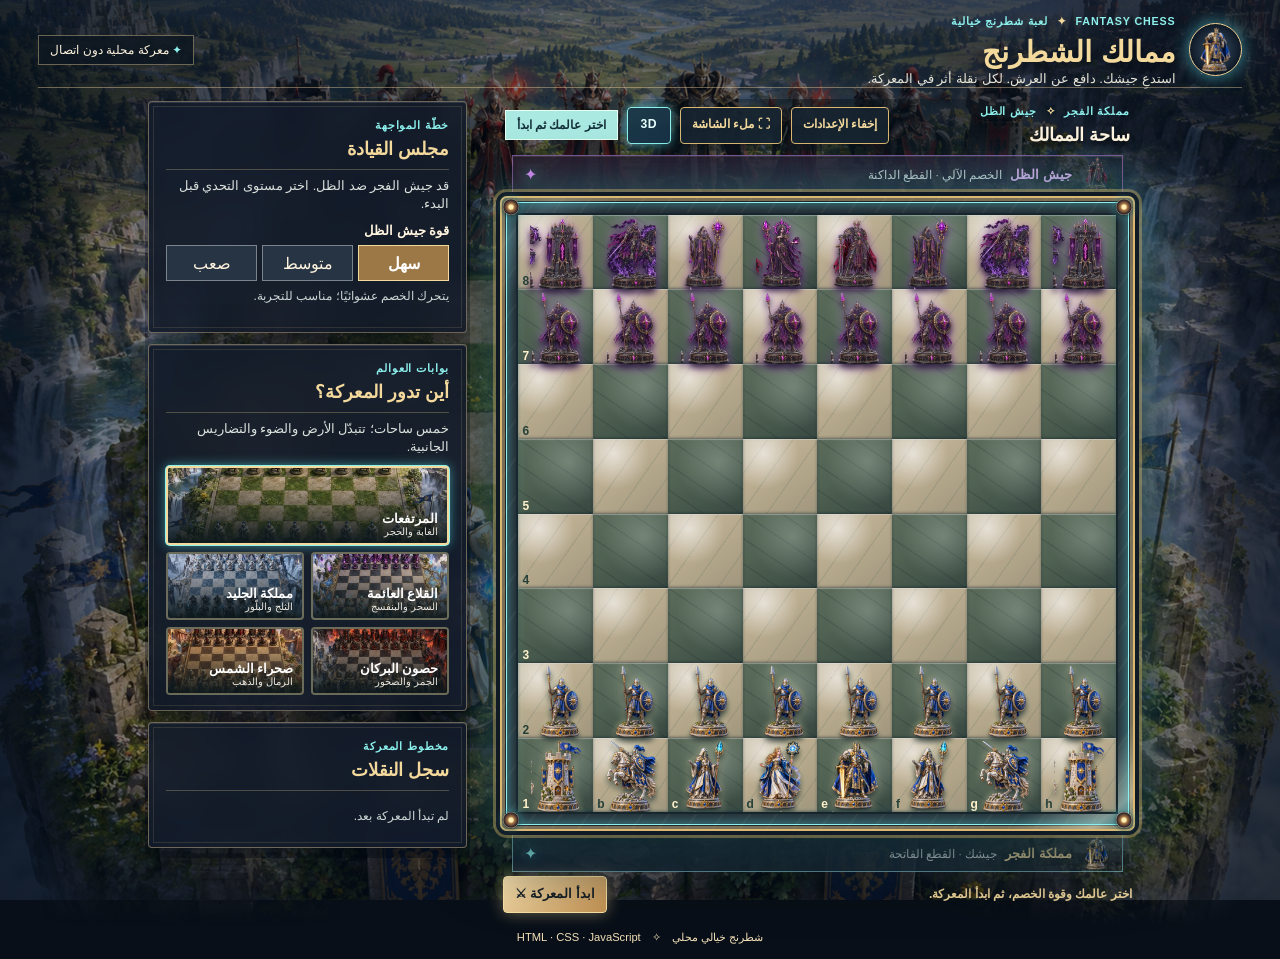
<file: index.html>
<!doctype html>
<html lang="ar" dir="rtl">
  <head>
    <meta charset="utf-8">
    <meta name="viewport" content="width=device-width, initial-scale=1">
    <meta name="theme-color" content="#101921">
    <title>ممالك الشطرنج — Fantasy Chess</title>
    <link rel="stylesheet" href="css/tokens.css">
    <link rel="stylesheet" href="css/layout.css">
    <link rel="stylesheet" href="css/board.css">
    <link rel="stylesheet" href="css/terrain.css">
    <link rel="stylesheet" href="css/chronicle.css">
    <link rel="stylesheet" href="css/three.css">
  </head>
  <body data-theme="highlands" data-phase="menu" data-view="2d">
    <div class="scene" aria-hidden="true"></div>
    <div class="site-shell">
      <header class="site-header">
        <div class="brand-mark" aria-hidden="true">
          <img src="assets/pieces/dawn/king.webp" alt="">
        </div>
        <div class="brand-copy">
          <p class="eyebrow">FANTASY CHESS <span aria-hidden="true">✦</span> لعبة شطرنج خيالية</p>
          <h1>ممالك الشطرنج</h1>
          <p class="intro">استدعِ جيشك. دافع عن العرش. لكل نقلة أثر في المعركة.</p>
        </div>
        <p class="offline-badge"><span aria-hidden="true">✦</span> معركة محلية دون اتصال</p>
      </header>

      <main id="battlefield" class="game-layout" data-phase="menu" data-chronicle-open="false">
        <div class="terrain terrain-left" aria-hidden="true"></div>
        <div class="terrain terrain-right" aria-hidden="true"></div>

        <section class="arena" aria-labelledby="arena-title">
          <header class="arena-heading">
            <div class="arena-title">
              <p class="section-kicker">مملكة الفجر <span aria-hidden="true">✧</span> جيش الظل</p>
              <h2 id="arena-title">ساحة الممالك</h2>
            </div>
            <div class="arena-actions">
              <button type="button" id="settings-toggle" class="hud-button"
                aria-controls="settings-panel" aria-expanded="true">إخفاء الإعدادات</button>
              <button type="button" id="fullscreen" class="hud-button" aria-pressed="false"
                aria-label="افتح ساحة المعركة بملء الشاشة">⛶ <span>ملء الشاشة</span></button>
              <button type="button" id="chronicle-toggle" class="hud-button" aria-controls="chronicle"
                aria-expanded="false" hidden>السجل</button>
              <button type="button" id="view-mode" class="hud-button view-toggle" aria-pressed="false"
                aria-label="الانتقال إلى ساحة شطرنج ثلاثية الأبعاد" hidden>3D</button>
              <button type="button" id="end-battle" class="hud-button end-button" hidden>إنهاء المعركة</button>
              <p id="status" class="status-pill" role="status" aria-live="polite">اختر عالمك ثم ابدأ</p>
            </div>
          </header>

          <div class="army-banner enemy-banner">
            <img src="assets/pieces/shadow/king.webp" alt="" aria-hidden="true">
            <div><strong>جيش الظل</strong><small>الخصم الآلي · القطع الداكنة</small></div>
            <span class="army-sigil" aria-hidden="true">✦</span>
          </div>

          <div class="board-frame">
            <div class="frame-corner top-start" aria-hidden="true"></div>
            <div class="frame-corner top-end" aria-hidden="true"></div>
            <div id="board" role="grid" aria-label="رقعة الشطرنج، الفجر ضد الظل"></div>
            <div id="board-3d" class="three-stage" aria-label="ساحة الشطرنج ثلاثية الأبعاد" hidden></div>
            <div class="frame-corner bottom-start" aria-hidden="true"></div>
            <div class="frame-corner bottom-end" aria-hidden="true"></div>
          </div>

          <div class="army-banner player-banner">
            <img src="assets/pieces/dawn/king.webp" alt="" aria-hidden="true">
            <div><strong>مملكة الفجر</strong><small>جيشك · القطع الفاتحة</small></div>
            <span class="army-sigil" aria-hidden="true">✦</span>
          </div>
          <div class="arena-foot">
            <p id="last">اختر عالمك وقوة الخصم، ثم ابدأ المعركة.</p>
            <button type="button" id="start-battle" class="start-button">ابدأ المعركة <span aria-hidden="true">⚔</span></button>
          </div>

          <section id="chronicle" class="chronicle" aria-labelledby="chronicle-title" hidden>
            <div class="chronicle-heading">
              <h3 id="chronicle-title">مخطوط النقلات</h3>
              <div class="chronicle-actions" role="group" aria-label="التحكم بالنقلات">
                <button type="button" id="undo-turn" aria-label="تراجع عن الدور الأخير">تراجع ↶</button>
                <button type="button" id="redo-turn" aria-label="إعادة الدور الذي تراجعت عنه">إعادة ↷</button>
                <span class="chronicle-divider" aria-hidden="true"></span>
                <button type="button" id="history-back" aria-label="عرض النقلة السابقة">السابق</button>
                <button type="button" id="history-next" aria-label="عرض النقلة التالية">التالي</button>
                <button type="button" id="history-live" aria-label="العودة إلى الرقعة المباشرة">المباشر</button>
              </div>
            </div>
            <p id="preview-notice" class="chronicle-notice" role="status" aria-live="polite"></p>
            <div id="move-timeline" class="move-timeline" role="group" aria-label="نقلات المعركة للاستعراض فقط"></div>
            <button type="button" id="export-pgn" class="export-pgn">تنزيل سجل PGN</button>
          </section>
        </section>

        <aside id="settings-panel" class="sidebar" aria-label="إعدادات المعركة">
          <section id="outcome" class="panel outcome-panel" role="status" aria-live="polite" hidden>
            <p id="outcome-kicker" class="section-kicker">انتهت المعركة</p>
            <h2 id="outcome-title"></h2>
            <p id="outcome-detail"></p>
          </section>

          <section class="panel match-panel" aria-labelledby="match-title">
            <div class="panel-heading">
              <p class="section-kicker">خطّة المواجهة</p>
              <h2 id="match-title">مجلس القيادة</h2>
            </div>
            <p class="panel-copy">قد جيش الفجر ضد الظل. اختر مستوى التحدي قبل البدء.</p>
            <h3 id="difficulty-label">قوة جيش الظل</h3>
            <div id="difficulty" class="difficulty-options" role="group" aria-labelledby="difficulty-label">
              <button type="button" data-difficulty="easy" aria-pressed="true">سهل</button>
              <button type="button" data-difficulty="medium" aria-pressed="false">متوسط</button>
              <button type="button" data-difficulty="hard" aria-pressed="false">صعب</button>
            </div>
            <p id="difficulty-note" class="quiet-note">يتحرك الخصم عشوائيًا؛ مناسب للتجربة.</p>
          </section>

          <section class="panel realms-panel" aria-labelledby="realms-title">
            <div class="panel-heading">
              <p class="section-kicker">بوابات العوالم</p>
              <h2 id="realms-title">أين تدور المعركة؟</h2>
            </div>
            <p class="panel-copy">خمس ساحات؛ تتبدّل الأرض والضوء والتضاريس الجانبية.</p>
            <div id="themes" class="theme-gallery" role="group" aria-label="ساحات العوالم"></div>
          </section>

          <section class="panel history-panel" aria-labelledby="history-title">
            <div class="panel-heading">
              <p class="section-kicker">مخطوط المعركة</p>
              <h2 id="history-title">سجل النقلات</h2>
            </div>
            <ol id="history" aria-live="off"></ol>
            <p id="history-empty" class="quiet-note">لم تبدأ المعركة بعد.</p>
          </section>
        </aside>
      </main>
      <footer class="site-footer">شطرنج خيالي محلي <span aria-hidden="true">✧</span> HTML · CSS · JavaScript</footer>
    </div>

    <dialog id="confirm-end" aria-labelledby="confirm-end-title">
      <h2 id="confirm-end-title">تنهي المعركة الآن؟</h2>
      <p>الانسحاب يُحسب هزيمة، وستعود قائمة العوالم للاختيار من جديد.</p>
      <div class="dialog-actions">
        <button type="button" id="keep-playing" class="action-secondary">واصل اللعب</button>
        <button type="button" id="confirm-forfeit" class="action-primary">انسحب من المعركة</button>
      </div>
    </dialog>

    <dialog id="promotion" aria-labelledby="promotion-title">
      <p class="section-kicker">ترقية المحارب</p>
      <h2 id="promotion-title">اختر رتبة البيدق</h2>
      <p>ارتقِ بقطعتك إلى إحدى رتب جيشك.</p>
      <div class="promotion-choices">
        <button type="button" value="q">ملكة</button>
        <button type="button" value="r">قلعة</button>
        <button type="button" value="b">فيل</button>
        <button type="button" value="n">حصان</button>
      </div>
      <button type="button" id="cancel-promotion" class="action-secondary">إلغاء</button>
    </dialog>

    <!-- Classic local scripts work directly from file://, without Node or a server. -->
    <script defer src="vendor/chess.js"></script>
    <script defer src="vendor/three.min.js"></script>
    <script defer src="assets/3d-textures.js"></script>
    <script defer src="js/core/ai.js"></script>
    <script defer src="js/core/game.js"></script>
    <script defer src="js/ui/board.js"></script>
    <script defer src="js/ui/themes.js"></script>
    <script defer src="js/ui/controls.js"></script>
    <script defer src="js/ui/fullscreen.js"></script>
    <script defer src="js/ui/match-flow.js"></script>
    <script defer src="js/ui/view-mode.js"></script>
    <script defer src="js/ui/terrain-worlds.js"></script>
    <script defer src="js/ui/war-motion.js"></script>
    <script defer src="js/ui/three-view.js"></script>
    <script defer src="js/ui/chronicle.js"></script>
    <script defer src="js/ui/effects.js"></script>
    <script defer src="js/app.js"></script>
  </body>
</html>
</file>
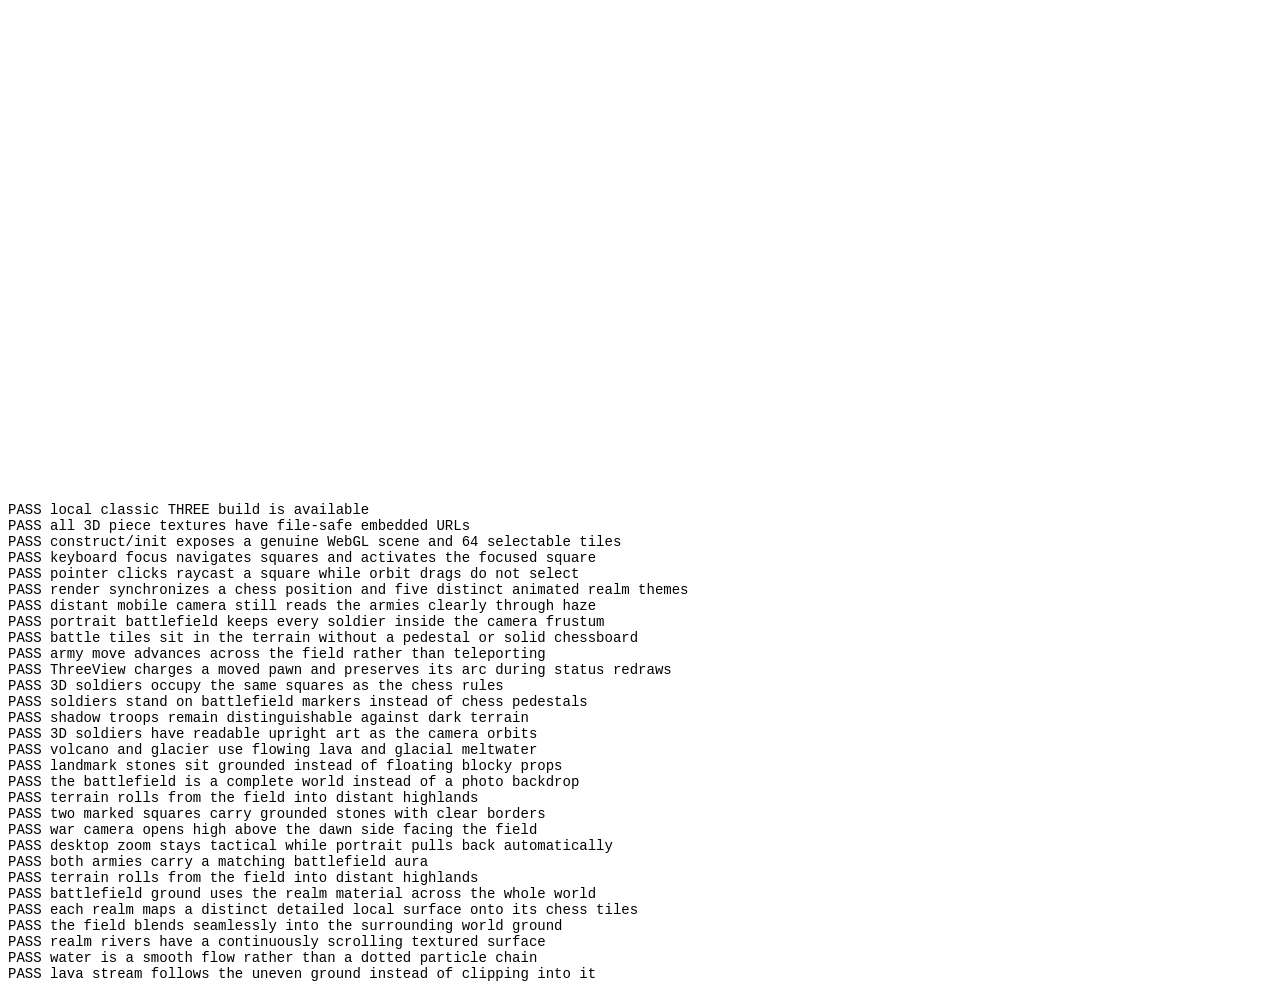
<file: tests/three-view-test.html>
<!doctype html>
<meta charset="utf-8">
<base href="../">
<title>Fantasy Chess 3D view tests</title>
<style>body{font:14px sans-serif}#mount{width:640px;height:480px}#results{white-space:pre-wrap}</style>
<div id="mount"></div><pre id="results">Running…</pre>
<script src="vendor/three.min.js"></script>
<script src="assets/3d-textures.js"></script>
<script src="js/ui/terrain-worlds.js"></script>
<script src="js/ui/war-motion.js"></script>
<script src="js/ui/three-view.js"></script>
<script src="vendor/chess.js"></script>
<script src="tests/three-view-test.js"></script>
</file>
<file: css/tokens.css>
:root {
  color-scheme: dark;
  font-family: "Noto Naskh Arabic", Tahoma, sans-serif;
  --ink: #fff4df;
  --muted: #c9d3d4;
  --gold: #f4d99d;
  --gold-deep: #a9713f;
  --panel: #121c2be3;
  --line: #f1d49d69;
  --square-light: #bcae91;
  --square-dark: #506252;
  --accent: #8cf0ec;
  --rim: #dbb871;
  --aura: #61e9f099;
  --scene-image: url("../file_00000000c5f4820eb9cacb78eda61e2e.png");
  background: #080f18;
  color: var(--ink);
}

* { box-sizing: border-box; }
html { min-width: 320px; scroll-behavior: smooth; }
body { min-width: 320px; min-height: 100vh; margin: 0; }
button { font: inherit; cursor: pointer; }
button:disabled { cursor: not-allowed; opacity: .52; }
button:focus-visible, [role="gridcell"]:focus-visible {
  outline: 3px solid #fff1ac;
  outline-offset: -3px;
  z-index: 5;
}
[hidden] { display: none !important; }

body[data-theme="citadels"] {
  --square-light: #d4ccbd;
  --square-dark: #4c526c;
  --accent: #9ef7ff;
  --rim: #c8a7e7;
  --aura: #aa66f3a8;
  --scene-image: url("../file_0000000048b4820ebb013350c2a1dd12.png");
}
body[data-theme="glacier"] {
  --square-light: #d9eaf1;
  --square-dark: #668390;
  --accent: #a1efff;
  --rim: #b4e3f2;
  --aura: #7ddaffbb;
  --scene-image: url("../file_000000008814820e8455c514990d89fa.png");
}
body[data-theme="volcano"] {
  --square-light: #c9ad91;
  --square-dark: #503d40;
  --accent: #ffaf7a;
  --rim: #e09857;
  --aura: #fc6c4daa;
  --scene-image: url("../file_00000000e740820ea22a5efd59b1018c.png");
}
body[data-theme="desert"] {
  --square-light: #e1c89b;
  --square-dark: #9d7956;
  --accent: #ffdc99;
  --rim: #f0d498;
  --aura: #f0c77a99;
  --scene-image: url("../file_00000000f518820eb95f9aa64fc0c6ad.png");
}

.scene {
  position: fixed;
  inset: 0;
  z-index: -1;
  background-image: linear-gradient(90deg, #0b111dc2, #10152170 45%, #0b111dbb), var(--scene-image);
  background-size: cover;
  background-position: center, center 46%;
  filter: saturate(1.12) contrast(1.04);
}
.scene::after {
  content: "";
  position: absolute;
  inset: 0;
  background: radial-gradient(ellipse at 50% 47%, transparent 24%, #07121b80 100%);
}

@media (prefers-reduced-motion: reduce) {
  *, *::before, *::after {
    scroll-behavior: auto !important;
    transition-duration: 0s !important;
    animation-duration: 0s !important;
  }
}
</file>
<file: css/layout.css>
/* The battlefield owns the viewport; menus are a compact war-camp HUD. */
.site-shell { min-height: 100vh; padding: 12px clamp(12px, 3vw, 46px) 8px; }
.site-header {
  display: grid;
  grid-template-columns: 54px minmax(0, 1fr) auto;
  align-items: center;
  gap: 12px;
  max-width: 1510px;
  height: 76px;
  margin: 0 auto;
  border-bottom: 1px solid var(--line);
}
.brand-mark {
  display: grid;
  place-items: center;
  width: 53px;
  height: 53px;
  border: 1px solid var(--gold);
  border-radius: 50%;
  background: radial-gradient(circle, #304659 15%, #0d1623 74%);
  box-shadow: 0 0 18px var(--aura);
}
.brand-mark img { width: 49px; height: 49px; object-fit: contain; }
.eyebrow, .section-kicker {
  margin: 0 0 3px;
  color: var(--accent);
  font: 700 .67rem/1.5 Lato, "Noto Kufi Arabic", sans-serif;
  letter-spacing: .08em;
}
.eyebrow span, .section-kicker span { color: var(--gold); margin-inline: 5px; }
h1, h2, h3, p { overflow-wrap: break-word; }
h1 { margin: 0; color: var(--gold); font: 800 clamp(1.4rem, 2.3vw, 2rem)/1.35 "Noto Kufi Arabic", sans-serif; text-shadow: 0 3px 15px #06060bbf; }
h2 { margin: 0; font: 750 1.15rem/1.4 "Noto Kufi Arabic", sans-serif; }
.intro { margin: 0; color: #e5e4d8; font-size: .83rem; }
.offline-badge { margin: 0; padding: 7px 11px; color: var(--ink); border: 1px solid var(--line); background: #0d1721cf; font-size: .77rem; }
.offline-badge span { color: var(--accent); }

.game-layout {
  display: grid;
  grid-template-columns: minmax(0, min(74vh, calc(100svh - 265px), 800px)) minmax(275px, 325px);
  justify-content: center;
  align-items: start;
  gap: clamp(16px, 2.3vw, 34px);
  max-width: 1510px;
  min-height: calc(100svh - 90px);
  margin: 0 auto;
  padding: 11px 10px 18px;
}
.arena { min-width: 0; }
.arena-heading, .arena-foot, .arena-actions { display: flex; justify-content: space-between; align-items: center; gap: 9px; }
.arena-heading { min-height: 52px; margin-bottom: 4px; padding: 0 5px; background: linear-gradient(90deg, transparent, #07141b80, transparent); }
.arena-heading h2 { color: var(--ink); text-shadow: 0 3px 7px #000; }
.arena-actions { justify-content: end; }
.fullscreen-button {
  flex: 0 0 auto;
  padding: 6px 10px;
  min-height: 35px;
  color: var(--gold);
  background: #172431da;
  border: 1px solid var(--rim);
  border-radius: 5px;
  font: 700 .77rem/1.2 "Noto Kufi Arabic", sans-serif;
}
.fullscreen-button:hover { background: #334958; }
.fullscreen-button[aria-pressed="true"] { background: #38576d; }
.status-pill {
  margin: 0;
  flex: 0 0 auto;
  padding: 6px 11px;
  color: #16323b;
  background: #aae9e1;
  border: 1px solid #e5fff0;
  font: 800 .76rem/1.35 "Noto Kufi Arabic", sans-serif;
  white-space: nowrap;
}
.status-pill.danger { background: #ffb2a2; color: #4c2023; }

.army-banner {
  display: flex;
  align-items: center;
  height: 38px;
  gap: 6px;
  margin: 3px 12px;
  padding-inline: 7px 11px;
  border: 1px solid #a6bbbc75;
  background: linear-gradient(90deg, #142131e6, #1c2a3ab0 80%, transparent);
  box-shadow: inset 0 1px #ffffff1a;
}
.enemy-banner { border-color: #bc82db94; background: linear-gradient(90deg, #281629de, #262038a8 80%, transparent); }
.player-banner { border-color: #9ee5e99c; }
.army-banner img { width: 37px; height: 37px; object-fit: contain; align-self: end; }
.army-banner div { display: flex; align-items: baseline; gap: 8px; min-width: 0; }
.army-banner strong { color: var(--gold); font: 800 .81rem "Noto Kufi Arabic", sans-serif; white-space: nowrap; }
.enemy-banner strong { color: #e8b7f9; }
.army-banner small { color: #d4dfdf; font-size: .73rem; white-space: nowrap; }
.army-sigil { margin-inline-start: auto; color: var(--accent); text-shadow: 0 0 12px var(--aura); }
.enemy-banner .army-sigil { color: #e88aff; }
.arena-foot { padding: 0 3px; font-size: .76rem; color: var(--muted); }
.arena-foot #last { color: var(--gold); font-weight: 700; }
.arena-foot .hint { text-align: end; }

/* Material panels are deliberately secondary to the illustrated board. */
.sidebar { display: grid; gap: 11px; min-width: 0; max-height: calc(100svh - 110px); overflow-y: auto; scrollbar-width: thin; scrollbar-color: var(--rim) transparent; padding: 2px 3px 10px; }
.panel {
  position: relative;
  padding: 15px 17px;
  background: var(--panel);
  border: 1px solid var(--line);
  border-radius: 4px;
  box-shadow: 0 14px 45px #020811b0, inset 0 1px #ffffff1e;
  backdrop-filter: blur(14px);
}
.panel::before { content: ""; position: absolute; top: 4px; left: 4px; right: 4px; bottom: 4px; border: 1px solid #e4c58d24; pointer-events: none; }
.panel-heading { padding-bottom: 7px; border-bottom: 1px solid #f6d99842; }
.panel-heading h2 { color: var(--gold); }
.panel-copy { margin: 8px 0 10px; color: #dae0dc; font-size: .79rem; line-height: 1.4; }
h3 { margin: 0 0 7px; color: var(--ink); font: 700 .84rem "Noto Kufi Arabic", sans-serif; }
.difficulty-options { display: grid; grid-template-columns: repeat(3, 1fr); gap: 5px; }
.difficulty-options button { min-height: 36px; padding: 4px; color: var(--ink); background: #273443; border: 1px solid #c5c9cc88; }
.difficulty-options button[aria-pressed="true"] { background: #9c7846; border-color: var(--gold); color: white; font-weight: 800; }
.difficulty-options button:hover { filter: brightness(1.15); }
.quiet-note { margin: 7px 0; color: #cbd8d6; font-size: .76rem; line-height: 1.4; }
#difficulty-note { min-height: 1.8em; }
.match-actions { display: grid; grid-template-columns: 1fr 1fr; gap: 7px; margin-top: 11px; }
.match-actions button, dialog button { min-height: 40px; padding: 6px; border-radius: 3px; border: 1px solid var(--gold-deep); }
.action-primary { color: #271c17; background: var(--gold); font-weight: 800; }
.action-secondary { color: var(--ink); background: #1c3042; }
.match-actions button:hover:not(:disabled) { filter: brightness(1.15); }

.theme-gallery { display: grid; grid-template-columns: repeat(2, minmax(0, 1fr)); gap: 7px; }
.theme-card { position: relative; overflow: hidden; min-height: 68px; padding: 0; isolation: isolate; border: 2px solid #cbb78770; border-radius: 4px; background: #213239; color: white; text-align: right; }
.theme-card:first-child { grid-column: span 2; min-height: 79px; }
.theme-card[aria-pressed="true"] { border-color: var(--gold); box-shadow: 0 0 0 1px var(--accent), 0 0 12px var(--aura); }
.theme-card img { position: absolute; inset: 0; width: 100%; height: 100%; object-fit: cover; object-position: center 42%; transition: transform .25s; }
.theme-card:hover img { transform: scale(1.06); }
.theme-card::after { content: ""; position: absolute; inset: 0; background: linear-gradient(0deg, #0c171bf0 2%, #0c171b13 86%); }
.theme-card-copy { position: absolute; z-index: 1; inset-inline: 9px; bottom: 5px; display: grid; line-height: 1.2; }
.theme-card-copy strong { font-size: .8rem; }
.theme-card-copy small { color: #ebe8e1; font-size: .64rem; }
.history-panel ol { padding: 0; margin: 10px 0 0; max-height: 155px; overflow-y: auto; list-style: none; }
.history-panel li { display: flex; gap: 13px; padding: 5px 3px; border-bottom: 1px solid #ffffff26; font: .82rem Lato, sans-serif; }
.move-number { min-width: 24px; color: var(--gold); font-size: .72rem; }
.site-footer { padding: 0 0 7px; color: #f4e0b9; text-align: center; font-size: .7rem; }
.site-footer span { margin: 0 8px; }

dialog { max-width: min(92vw, 500px); padding: 23px; color: var(--ink); background: #15232e; border: 2px solid var(--gold); box-shadow: 0 20px 80px #000c; }
dialog::backdrop { background: #060d1dd4; backdrop-filter: blur(4px); }
dialog p { color: var(--muted); }
.promotion-choices { display: grid; grid-template-columns: repeat(4, 1fr); gap: 7px; margin: 18px 0; }
dialog button { color: var(--ink); background: #30474a; }
#cancel-promotion { width: 100%; }

/* Native fullscreen when available; CSS fallback on browsers that reject it. */
.game-layout:fullscreen, .game-layout.is-immersive {
  width: 100vw;
  height: 100svh;
  max-width: none;
  min-height: 0;
  margin: 0;
  padding: 12px clamp(12px, 3vw, 42px);
  overflow-y: auto;
  background-image: linear-gradient(90deg, #0b111dc2, #0d172469 45%, #0b111dc5), var(--scene-image);
  background-size: cover;
  background-position: center;
  grid-template-columns: minmax(0, min(79vh, calc(100svh - 175px), 860px)) minmax(270px, 340px);
  align-items: start;
}
.game-layout.is-immersive { position: fixed; inset: 0; z-index: 80; }
.game-layout:fullscreen .sidebar, .game-layout.is-immersive .sidebar { max-height: calc(100svh - 35px); }

@media (max-width: 960px) {
  .game-layout, .game-layout:fullscreen, .game-layout.is-immersive { grid-template-columns: minmax(0, min(100%, 690px)); }
  .arena { width: 100%; max-width: 690px; justify-self: center; }
  .sidebar { grid-template-columns: repeat(2, minmax(0, 1fr)); max-height: none; overflow: visible; }
  .history-panel { grid-column: span 2; }
  .game-layout:fullscreen .sidebar, .game-layout.is-immersive .sidebar { max-height: none; }
}
@media (max-width: 600px) {
  .site-shell { padding: 9px 10px 18px; }
  .site-header { grid-template-columns: 41px 1fr; gap: 8px; height: 57px; }
  .brand-mark { width: 39px; height: 39px; }
  .brand-mark img { width: 37px; height: 37px; }
  .eyebrow { font-size: .55rem; letter-spacing: .01em; }
  h1 { font-size: 1.27rem; }
  .intro, .offline-badge { display: none; }
  .game-layout, .game-layout:fullscreen, .game-layout.is-immersive { padding: 7px 1px 12px; gap: 10px; }
  .arena-heading { min-height: 45px; gap: 4px; }
  .arena-heading h2 { font-size: .9rem; }
  .arena-heading .section-kicker { font-size: .58rem; }
  .arena-actions { gap: 4px; }
  .fullscreen-button { min-height: 30px; padding: 3px 7px; font-size: .7rem; }
  .fullscreen-button span { display: none; }
  .status-pill { font-size: .66rem; padding: 4px 6px; }
  .army-banner { height: 29px; margin: 2px 6px; padding-inline: 4px; }
  .army-banner img { width: 29px; height: 29px; }
  .army-banner strong { font-size: .67rem; }
  .army-banner small { font-size: .59rem; }
  .arena-foot { flex-wrap: wrap; line-height: 1.25; font-size: .68rem; }
  .arena-foot .hint { text-align: start; }
  .sidebar { grid-template-columns: 1fr; gap: 9px; padding: 0 4px; }
  .history-panel { grid-column: auto; }
  .panel { padding: 13px; }
  .theme-gallery { grid-template-columns: repeat(3, minmax(0, 1fr)); }
  .theme-card:first-child { grid-column: auto; min-height: 68px; }
  .theme-card-copy small { display: none; }
  .theme-card-copy strong { font-size: .68rem; }
  .site-footer { font-size: .67rem; }
}
</file>
<file: css/board.css>
.board-frame {
  position: relative;
  isolation: isolate;
  width: 100%;
  padding: clamp(9px, 1.3vw, 14px);
  border: 2px solid var(--rim);
  border-radius: 13px;
  background: linear-gradient(128deg, #f3dda5 0, #594538 11%, #b3915d 32%, #3d3333 56%, #d9b678 86%, #f5dfa9 100%);
  box-shadow: 0 0 0 4px #101923, 0 25px 80px #020711dc,
    0 0 42px var(--aura), inset 0 0 0 3px #342a27;
}
.board-frame::after {
  content: "";
  position: absolute;
  inset: 4px;
  z-index: 3;
  border: 1px solid #fff2b17a;
  border-radius: 8px;
  pointer-events: none;
}
.frame-corner {
  position: absolute;
  z-index: 4;
  width: 16px;
  height: 16px;
  border-radius: 50%;
  background: radial-gradient(circle, #ffefb2 0 17%, #a27141 32%, #29202c 63%, #d9ba80 74%);
  box-shadow: 0 1px 5px #000b, 0 0 10px var(--aura);
}
.top-start { top: 1px; right: 1px; }
.top-end { top: 1px; left: 1px; }
.bottom-start { bottom: 1px; right: 1px; }
.bottom-end { bottom: 1px; left: 1px; }

#board {
  display: grid;
  grid-template-columns: repeat(8, minmax(0, 1fr));
  grid-template-rows: repeat(8, minmax(0, 1fr));
  aspect-ratio: 1;
  direction: ltr;
  overflow: hidden;
  border: 2px solid #312b2b;
  background: #302d32;
}
.square {
  position: relative;
  display: grid;
  place-items: center;
  min-width: 0;
  min-height: 0;
  padding: 0;
  border: 0;
  border-radius: 0;
  line-height: 1;
  cursor: pointer;
}
.square.light {
  background-color: var(--square-light);
  background-image: radial-gradient(circle at 28% 18%, #fff8 0, transparent 36%),
    repeating-linear-gradient(122deg, transparent 0 14px, #35251c0a 15px 16px);
  box-shadow: inset 0 0 15px #493d2f3d;
}
.square.dark {
  background-color: var(--square-dark);
  background-image: radial-gradient(circle at 72% 35%, #f5fff31a 0, transparent 58%),
    repeating-linear-gradient(27deg, transparent 0 18px, #16271a19 19px 20px);
  box-shadow: inset 0 0 15px #1d292b65;
}
body[data-theme="citadels"] .square.dark {
  background-image: linear-gradient(140deg, #c39aff24, transparent 30%, #0d152145 72%),
    repeating-linear-gradient(48deg, transparent 0 22px, #ead9ff1f 23px 24px);
}
body[data-theme="glacier"] .square.light,
body[data-theme="glacier"] .square.dark {
  background-image: linear-gradient(126deg, #fff8 2%, transparent 35%, #d6ffff24 58%, transparent 64%),
    repeating-linear-gradient(25deg, transparent 0 25px, #eaffff33 26px 27px);
}
body[data-theme="volcano"] .square.dark {
  background-image: radial-gradient(circle at 72% 78%, #ff713e7a, transparent 37%),
    repeating-linear-gradient(135deg, transparent 0 28px, #ff9d392b 29px 30px);
}
body[data-theme="desert"] .square.light,
body[data-theme="desert"] .square.dark {
  background-image: radial-gradient(circle at 30% 20%, #fff8, transparent 45%),
    repeating-linear-gradient(14deg, transparent 0 16px, #624c3920 17px 18px);
}
.square:hover { filter: brightness(1.08); }
.square.last { background-image: linear-gradient(#f9d06b6e, #f9d06b6e); }
.square.selected { box-shadow: inset 0 0 0 4px #ffecad, inset 0 0 16px #fff0b0; }
.square.check { background: #a52e49; box-shadow: inset 0 0 22px #4e0213; }
.square.legal::after {
  content: "";
  position: absolute;
  z-index: 2;
  width: 24%;
  height: 24%;
  border: 2px solid #ffefb9;
  border-radius: 50%;
  background: #1eaeb28f;
  box-shadow: 0 0 13px var(--aura);
}
.square.capture::after {
  width: 87%;
  height: 87%;
  border: 3px solid #fff1a2;
  background: transparent;
  box-shadow: inset 0 0 15px #ff4363a8, 0 0 13px #ff4363a8;
}
.piece {
  position: relative;
  z-index: 1;
  display: block;
  width: 96%;
  height: 96%;
  object-fit: contain;
  pointer-events: none;
  user-select: none;
  filter: drop-shadow(0 4px 2px #111a1be0);
}
.piece.white { filter: drop-shadow(0 4px 3px #132329e6) drop-shadow(0 0 3px #fff3ba85); }
.piece.black { filter: drop-shadow(0 4px 3px #130a25e6) drop-shadow(0 0 4px #da72fd78); }
body[data-theme="glacier"] .piece.black { filter: hue-rotate(45deg) drop-shadow(0 3px 3px #0b2134); }
body[data-theme="volcano"] .piece.white { filter: hue-rotate(150deg) drop-shadow(0 3px 3px #2b1320); }
body[data-theme="desert"] .piece.white { filter: sepia(.22) drop-shadow(0 3px 3px #553518); }

.coord {
  position: absolute;
  z-index: 2;
  bottom: 2px;
  left: 4px;
  font: 800 clamp(9px, 1vw, 12px)/1 Lato, sans-serif;
  pointer-events: none;
}
.square.light .coord { color: #274038; }
.square.dark .coord { color: #fff1cb; }

.square.effect-move::before,
.square.effect-capture::before {
  content: "";
  position: absolute;
  z-index: 2;
  inset: 8%;
  border: 2px solid var(--accent);
  border-radius: 50%;
  pointer-events: none;
  animation: rune-burst .65s ease-out both;
  box-shadow: 0 0 17px var(--aura), inset 0 0 15px var(--aura);
}
.square.effect-capture::before {
  border-color: #ff7798;
  box-shadow: 0 0 23px #ff416fb8, inset 0 0 17px #ff416fb8;
}
@keyframes rune-burst {
  from { opacity: 0; transform: scale(.25) rotate(-35deg); }
  35% { opacity: .95; }
  to { opacity: 0; transform: scale(1.4) rotate(35deg); }
}

@media (max-width: 600px) {
  .board-frame { padding: 7px; border-radius: 8px; }
  .frame-corner { width: 11px; height: 11px; }
  .square.selected { box-shadow: inset 0 0 0 3px #ffecad; }
  .coord { font-size: 9px; bottom: 1px; left: 2px; }
}
</file>
<file: css/terrain.css>
/* The battlefield is a playable board, flanked by cropped landscape art.
   The original concept boards are not used as a single image or click target. */
body { --terrain-left: url("../assets/terrain/highlands-left.webp"); --terrain-right: url("../assets/terrain/highlands-right.webp"); }
body[data-theme="citadels"] { --terrain-left: url("../assets/terrain/citadels-left.webp"); --terrain-right: url("../assets/terrain/citadels-right.webp"); }
body[data-theme="glacier"] { --terrain-left: url("../assets/terrain/glacier-left.webp"); --terrain-right: url("../assets/terrain/glacier-right.webp"); }
body[data-theme="volcano"] { --terrain-left: url("../assets/terrain/volcano-left.webp"); --terrain-right: url("../assets/terrain/volcano-right.webp"); }
body[data-theme="desert"] { --terrain-left: url("../assets/terrain/desert-left.webp"); --terrain-right: url("../assets/terrain/desert-right.webp"); }

body[data-phase="active"] .site-header,
body[data-phase="active"] .site-footer,
body[data-phase="active"] .scene,
.game-layout[data-phase="active"] .terrain { display: none; }

.game-layout { position: relative; isolation: isolate; }
.game-layout .arena, .game-layout .sidebar { position: relative; z-index: 2; }
.game-layout[data-phase="active"] {
  grid-template-columns: minmax(0, 1fr);
  justify-items: center;
  align-content: start;
  max-width: none;
  min-height: 100svh;
  padding: 9px 18px 12px;
  overflow: hidden;
}
.game-layout[data-phase="active"] .arena {
  width: min(calc(100svh - 170px), calc(100vw - 310px), 1010px);
  max-width: 100%;
}
.game-layout[data-phase="active"] .arena-heading { min-height: 42px; }
.game-layout[data-phase="active"] .arena-title h2 { font-size: 1.05rem; }
.game-layout[data-phase="active"] .army-banner { height: 32px; margin-block: 2px; }
.game-layout[data-phase="active"] .army-banner img { width: 34px; height: 34px; }
.game-layout[data-phase="active"] .arena-foot { min-height: 35px; }
.game-layout[data-phase="active"] #last { margin: 0; }

.terrain {
  position: absolute;
  z-index: 0;
  top: 42px;
  bottom: 3px;
  width: clamp(145px, 24vw, 400px);
  pointer-events: none;
  background-position: center;
  background-size: cover;
  filter: saturate(1.1) contrast(1.09) drop-shadow(0 0 24px var(--aura));
  opacity: .94;
  -webkit-mask-image: linear-gradient(to bottom, transparent, #000 13%, #000 80%, transparent),
    linear-gradient(to right, transparent, #000 19%, #000 81%, transparent);
  mask-image: linear-gradient(to bottom, transparent, #000 13%, #000 80%, transparent),
    linear-gradient(to right, transparent, #000 19%, #000 81%, transparent);
  -webkit-mask-composite: source-in;
  mask-composite: intersect;
}
.terrain-left { left: max(0px, calc(50% - 640px)); background-image: var(--terrain-left); }
.terrain-right { right: max(0px, calc(50% - 640px)); background-image: var(--terrain-right); }
.game-layout[data-phase="menu"] .terrain,
.game-layout[data-phase="finished"] .terrain { opacity: .45; }

/* Carved stone and a luminous rune-rim; cells and pieces remain real DOM nodes. */
.board-frame {
  padding: clamp(8px, 1.15vw, 15px);
  border: 2px solid var(--rim);
  border-radius: 7px;
  background:
    repeating-linear-gradient(125deg, transparent 0 5px, #efd8a00d 6px 7px, transparent 8px 22px),
    linear-gradient(140deg, #111d25 0%, #3c4650 4%, #201e26 9%, #252b32 91%, #87908a 97%, #141b24 100%);
  box-shadow: 0 0 0 4px #101a25, 0 0 0 7px #dab76565,
    0 18px 75px #05080de8, 0 0 58px var(--aura), inset 0 0 0 3px #f6d79369;
}
.board-frame::after { border-color: var(--accent); box-shadow: inset 0 0 17px var(--aura); }
#board { border-color: #131a22; box-shadow: inset 0 0 14px #0008; }
.square.light, .square.dark { box-shadow: inset 0 1px 1px #fff5, inset 0 -1px 3px #091a2377; }
.square.light {
  background-image: radial-gradient(circle at 28% 20%, #fff9 0, transparent 44%),
    repeating-linear-gradient(125deg, transparent 0 19px, #395b5820 20px 21px),
    linear-gradient(145deg, #fff3 0%, transparent 35%, #18221e2b 100%);
}
.square.dark {
  background-image: radial-gradient(circle at 68% 31%, #f5fff83b 0, transparent 59%),
    repeating-linear-gradient(34deg, transparent 0 19px, #111c2727 20px 21px),
    linear-gradient(145deg, #e3e3c713, transparent 40%, #07142056);
}
.piece { width: 96%; height: 96%; transform: scale(1.04); }
.hud-button, .start-button {
  min-height: 37px;
  padding: 6px 11px;
  border: 1px solid var(--rim);
  border-radius: 4px;
  color: var(--gold);
  background: #172431ea;
  font: 700 .76rem/1.25 "Noto Kufi Arabic", sans-serif;
  white-space: nowrap;
}
.hud-button:hover { background: #354858; }
.start-button {
  border-color: #fbe3a6;
  color: #162027;
  background: linear-gradient(135deg, #f5deac, #c59353);
  box-shadow: 0 0 16px #f4d89970;
  font-size: .84rem;
}
.start-button:hover { filter: brightness(1.12); }
.end-button { color: #ffe3d2; border-color: #ed9c78; background: #522f3a; }
.arena-foot #last { min-width: 0; }
.outcome-panel { border-color: var(--accent); box-shadow: 0 0 28px var(--aura); }
.outcome-panel h2 { color: var(--gold); font-size: 1.3rem; }
.dialog-actions { display: flex; gap: 9px; margin-top: 20px; }
.dialog-actions button { flex: 1; }

@media (max-width: 960px) {
  .game-layout[data-phase="active"] { grid-template-columns: 1fr; padding-inline: 10px; }
  .game-layout[data-phase="active"] .arena {
    width: min(calc(100svh - 170px), calc(100vw - 86px), 820px);
  }
  .terrain { width: 30vw; }
  .terrain-left { left: 0; }
  .terrain-right { right: 0; }
}
@media (max-width: 600px) {
  .game-layout[data-phase="active"] { padding: 7px 4px 16px; }
  .game-layout[data-phase="active"] .arena { width: min(calc(100vw - 18px), 560px); }
  .game-layout[data-phase="active"] .arena-title .section-kicker { display: none; }
  .game-layout[data-phase="active"] .arena-title h2 { font-size: .86rem; }
  .arena-actions { flex-wrap: wrap; }
  .hud-button, .start-button { min-height: 33px; padding: 3px 7px; font-size: .69rem; }
  .start-button { min-width: 124px; }
  .arena-foot { gap: 5px; }
  .terrain { top: 45px; width: 26vw; filter: saturate(1.3); }
  .board-frame { padding: 6px; border-radius: 5px; }
  .piece { transform: scale(1.02); }
}
</file>
<file: css/chronicle.css>
/* A compact war chronicle. Reviewing a position never rewinds the match. */
.chronicle {
  margin: 7px 3px 12px;
  padding: 8px 11px 9px;
  color: var(--ink);
  border: 1px solid var(--rim);
  border-radius: 5px;
  background: linear-gradient(115deg, #172430f2, #182634e9 64%, #282635f0);
  box-shadow: 0 8px 30px #050c16bc, inset 0 1px #f5dfad3d;
}
.chronicle-heading, .chronicle-actions { display: flex; align-items: center; gap: 6px; }
.chronicle-heading { justify-content: space-between; }
.chronicle h3 { margin: 0; color: var(--gold); font-size: .77rem; white-space: nowrap; }
.chronicle-actions button, .move-timeline button {
  min-height: 30px;
  padding: 3px 7px;
  border: 1px solid #a89c82a6;
  border-radius: 3px;
  background: #293945;
  color: var(--ink);
  font: 700 .7rem/1.25 "Noto Kufi Arabic", sans-serif;
  white-space: nowrap;
}
.chronicle-actions button:hover:not(:disabled), .move-timeline button:hover { border-color: var(--accent); background: #466075; }
.chronicle-actions #undo-turn, .chronicle-actions #redo-turn { color: var(--gold); }
.chronicle-actions #history-live:not(:disabled), .move-timeline [aria-current="step"] {
  border-color: var(--accent);
  background: #31525a;
  box-shadow: inset 0 0 8px var(--aura);
}
.chronicle-divider { width: 1px; height: 20px; background: var(--line); margin-inline: 3px; }
.chronicle-notice { margin: 3px 0 5px; color: #cfe5e2; font-size: .68rem; line-height: 1.3; }
.move-timeline {
  display: flex;
  gap: 5px;
  max-width: 100%;
  padding: 1px 0 4px;
  overflow-x: auto;
  overscroll-behavior-inline: contain;
  scrollbar-width: thin;
  scrollbar-color: var(--rim) transparent;
}
.move-timeline button { flex: 0 0 auto; min-height: 27px; padding-inline: 9px; font-family: Lato, Tahoma, sans-serif; }
.export-pgn { padding: 2px 0; border: 0; background: none; color: var(--gold); font-size: .67rem; text-decoration: underline; text-underline-offset: 3px; }
.export-pgn:hover { color: var(--accent); }
#board.is-replay { outline: 3px solid var(--accent); outline-offset: -3px; }
#board.is-replay .square { cursor: default; }

/* On large screens the chronicle occupies the terrain wing, not the board's height. */
@media (min-width: 1280px) {
  .game-layout[data-phase="active"] .chronicle {
    position: fixed;
    z-index: 9;
    inset-inline-start: 16px;
    bottom: clamp(18px, 4vh, 55px);
    width: clamp(235px, calc((100vw - min(100svh - 170px, 100vw - 310px, 1010px)) / 2 - 26px), 350px);
    max-height: 62svh;
    overflow-y: auto;
    backdrop-filter: blur(12px);
  }
  .game-layout[data-phase="active"] .chronicle-heading { display: block; }
  .game-layout[data-phase="active"] .chronicle h3 { margin-bottom: 7px; }
  .game-layout[data-phase="active"] .chronicle-actions { flex-wrap: wrap; }
}

@media (max-width: 600px) {
  .chronicle { padding: 7px; margin: 5px 1px 12px; }
  .chronicle-heading { display: block; }
  .chronicle h3 { margin-bottom: 4px; font-size: .72rem; }
  .chronicle-actions { flex-wrap: wrap; gap: 4px; }
  .chronicle-actions button { min-height: 29px; padding-inline: 6px; font-size: .65rem; }
  .chronicle-divider { display: none; }
  .chronicle-notice { font-size: .64rem; }
}
</file>
<file: css/three.css>
/* The WebGL world fills the stage; no photo backdrop remains. */
body { --three-panorama: none; --three-position: 50% 50%; }
body[data-theme="volcano"],
body[data-theme="glacier"],
body[data-theme="citadels"],
body[data-theme="desert"] { --three-panorama: none; }

.view-toggle {
  min-width: 44px;
  border-color: var(--accent);
  color: #e7ffff;
  background: linear-gradient(145deg, #1c3b49, #183044);
  box-shadow: 0 0 12px var(--aura);
  font-family: Lato, Tahoma, sans-serif;
  letter-spacing: .05em;
}
.view-toggle[aria-pressed="true"] {
  background: linear-gradient(145deg, #4f7d83, #2c5361);
  color: #fff9e7;
  box-shadow: 0 0 0 2px var(--gold), 0 0 19px var(--aura);
}
.board-frame.is-three {
  background: linear-gradient(155deg, #5a6a69, #131d28 10%, #182531 88%, #9aa194);
  box-shadow: 0 0 0 4px #101a25, 0 0 0 7px var(--rim),
    0 20px 65px #020811e8, 0 0 64px var(--aura);
}
.three-stage {
  position: relative;
  display: block;
  width: 100%;
  aspect-ratio: 1;
  overflow: hidden;
  border: 2px solid #101923;
  background-image: linear-gradient(180deg, #111c2600 32%, #07131e77 100%), var(--three-panorama);
  background-size: cover, cover;
  background-position: center, var(--three-position);
  touch-action: none;
}
.three-stage[hidden] { display: none; }
.three-stage canvas {
  display: block;
  width: 100% !important;
  height: 100% !important;
  outline: none;
}
.three-stage canvas:focus-visible { outline: 3px solid #fff1ac; outline-offset: -4px; }
/* In battle, the 3D field is the entire screen; the controls float over it. */
body[data-phase="active"][data-view="3d"] { overflow: hidden; }
body[data-view="3d"] .game-layout[data-phase="active"] {
  position: fixed;
  inset: 0;
  z-index: 80;
  display: block;
  width: 100vw;
  height: 100svh;
  max-width: none;
  min-height: 0;
  margin: 0;
  padding: 0;
  overflow: hidden;
}
body[data-view="3d"] .game-layout[data-phase="active"] .arena {
  position: absolute;
  inset: 0;
  width: 100%;
  max-width: none;
  height: 100%;
}
body[data-view="3d"] .game-layout[data-phase="active"] .board-frame.is-three {
  position: absolute;
  inset: 0;
  width: 100%;
  height: 100%;
  padding: 0;
  border: 0;
  border-radius: 0;
  background: none;
  box-shadow: none;
}
body[data-view="3d"] .game-layout[data-phase="active"] .board-frame::after,
body[data-view="3d"] .game-layout[data-phase="active"] .frame-corner { display: none; }
body[data-view="3d"] .game-layout[data-phase="active"] .three-stage {
  width: 100%;
  height: 100%;
  aspect-ratio: auto;
  border: 0;
}
body[data-view="3d"] .game-layout[data-phase="active"] .three-stage canvas:focus-visible { outline: none; }
body[data-view="3d"] .game-layout[data-phase="active"] .three-stage:has(canvas:focus-visible)::after {
  content: "الأسهم للتنقّل · Enter لاختيار الجندي";
  position: absolute;
  z-index: 4;
  left: 20px;
  bottom: 15px;
  padding: 5px 9px;
  color: #fff3d7;
  background: #09141ab8;
  border-inline-start: 2px solid var(--gold);
  font: 700 .7rem "Noto Kufi Arabic", sans-serif;
  pointer-events: none;
}
body[data-view="3d"] .game-layout[data-phase="active"] .arena-heading {
  position: absolute;
  z-index: 6;
  top: 10px;
  left: 18px;
  right: 18px;
  margin: 0;
  padding: 7px 12px;
  color: white;
  background: linear-gradient(90deg, #09141ab5, #09141a42 55%, #09141ab5);
  border: 1px solid #e2c99265;
  pointer-events: none;
}
body[data-view="3d"] .game-layout[data-phase="active"] .arena-heading button { pointer-events: auto; }
body[data-view="3d"] .game-layout[data-phase="active"] .army-banner {
  position: absolute;
  z-index: 5;
  width: max-content;
  max-width: 36vw;
  height: 37px;
  margin: 0;
  backdrop-filter: blur(5px);
  pointer-events: none;
}
body[data-view="3d"] .game-layout[data-phase="active"] .enemy-banner { top: 74px; right: 22px; }
body[data-view="3d"] .game-layout[data-phase="active"] .player-banner { bottom: 76px; left: 22px; }
body[data-view="3d"] .game-layout[data-phase="active"] .arena-foot {
  position: absolute;
  z-index: 5;
  bottom: 12px;
  right: 20px;
  max-width: min(540px, calc(100vw - 40px));
  padding: 6px 12px;
  background: #09141abd;
  border: 1px solid #e2c99265;
  pointer-events: none;
}
body[data-view="3d"] .game-layout[data-phase="active"][data-chronicle-open="false"] .chronicle:not([hidden]) {
  display: none;
}
body[data-view="3d"] .game-layout[data-phase="active"] .chronicle:not([hidden]) {
  position: absolute;
  z-index: 7;
  right: 20px;
  bottom: 70px;
  width: min(390px, calc(100vw - 40px));
  max-height: min(50svh, 390px);
  overflow: auto;
  box-shadow: 0 12px 44px #01070dd9;
}
@media (max-width: 600px) {
  .view-toggle { min-width: 35px; padding-inline: 5px; font-size: .7rem; }
  .three-stage { border-width: 1px; }
  body[data-view="3d"] .game-layout[data-phase="active"] .arena-heading {
    top: 5px; left: 5px; right: 5px; padding: 5px;
  }
  body[data-view="3d"] .game-layout[data-phase="active"] .arena-title { display: none; }
  body[data-view="3d"] .game-layout[data-phase="active"] .arena-actions { width: 100%; justify-content: space-between; }
  body[data-view="3d"] .game-layout[data-phase="active"] .enemy-banner { top: 72px; right: 7px; }
  body[data-view="3d"] .game-layout[data-phase="active"] .player-banner { bottom: 64px; left: 7px; }
  body[data-view="3d"] .game-layout[data-phase="active"] .army-banner {
    max-width: 54vw; height: 29px; overflow: hidden;
  }
  body[data-view="3d"] .game-layout[data-phase="active"] .army-banner small { display: none; }
  body[data-view="3d"] .game-layout[data-phase="active"] .arena-foot { bottom: 6px; right: 6px; }
  body[data-view="3d"] .game-layout[data-phase="active"] .chronicle:not([hidden]) {
    bottom: 43px; right: 6px; width: min(340px, calc(100vw - 12px));
  }
}
</file>
